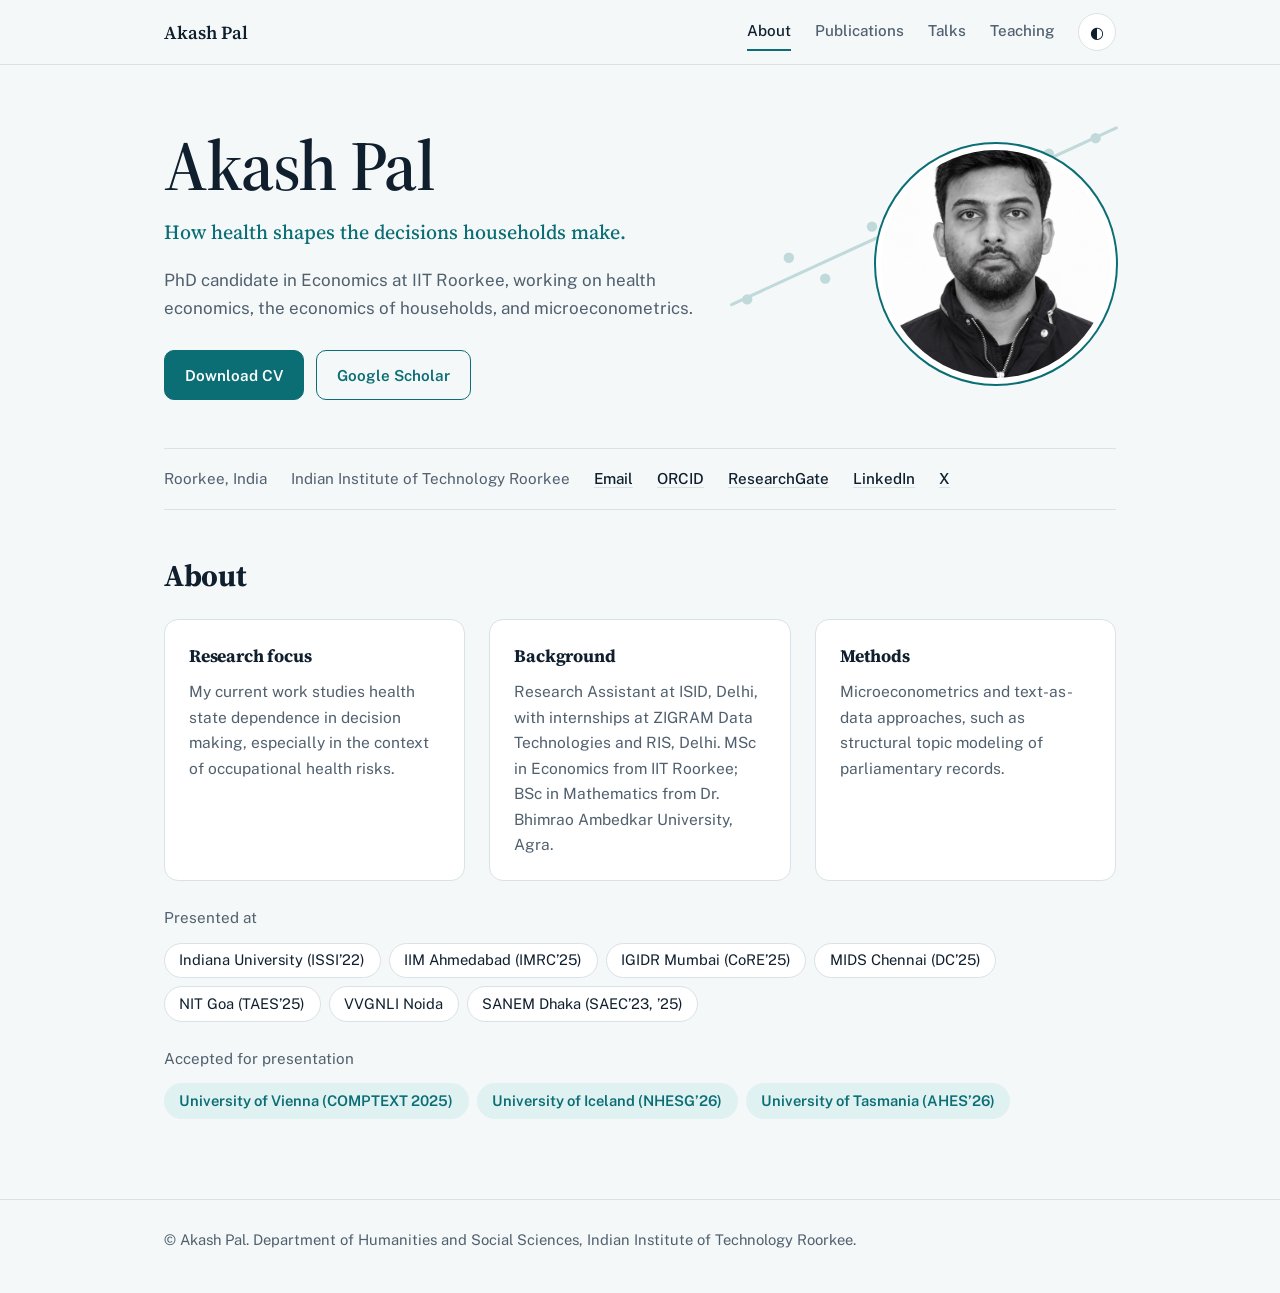
<file: akashpal/index.html>
<!doctype html>
<html lang="en">
<head>
<meta charset="utf-8">
<meta name="viewport" content="width=device-width, initial-scale=1">
<title>Akash Pal – Health & Household Economics</title>
<meta name="description" content="PhD candidate in Economics at IIT Roorkee, working on health economics, household economics and microeconometrics.">
<link rel="icon" href="images/favicon.svg" type="image/svg+xml">
<link rel="preconnect" href="https://fonts.googleapis.com">
<link rel="preconnect" href="https://fonts.gstatic.com" crossorigin>
<link href="https://fonts.googleapis.com/css2?family=Public+Sans:wght@400;500;600&family=Source+Serif+4:opsz,wght@8..60,500;8..60,600&display=swap" rel="stylesheet">
<link rel="stylesheet" href="style.css">
</head>
<body>
<header><div class="wrap"><nav aria-label="Main">
  <a class="brand" href="index.html">Akash Pal</a>
  <a class="l" href="index.html" aria-current="page">About</a>
  <a class="l" href="publications.html">Publications</a>
  <a class="l" href="talks.html">Talks</a>
  <a class="l" href="teaching.html">Teaching</a>
  <button id="theme" aria-label="Toggle dark mode">&#9680;</button>
</nav></div></header>
<main class="wrap">
  <div class="hero">
    <svg class="fit" viewBox="0 0 400 260" fill="none" aria-hidden="true">
      <g fill="currentColor"><circle cx="30" cy="210" r="5"/><circle cx="70" cy="170" r="5"/><circle cx="105" cy="190" r="5"/><circle cx="150" cy="140" r="5"/><circle cx="190" cy="150" r="5"/><circle cx="230" cy="105" r="5"/><circle cx="275" cy="120" r="5"/><circle cx="320" cy="70" r="5"/><circle cx="365" cy="55" r="5"/></g>
      <path d="M15 215 L385 45" stroke="currentColor" stroke-width="3" stroke-linecap="round"/>
    </svg>
    <div class="hero-text">
      <h1>Akash Pal</h1>
      <p class="tag">How health shapes the decisions households make.</p>
      <p class="lede">PhD candidate in Economics at IIT Roorkee, working on health economics, the economics of households, and microeconometrics.</p>
      <div class="btns">
        <a class="btn p" href="files/AkashPal_CV.pdf">Download CV</a>
        <a class="btn" href="https://scholar.google.com/citations?user=ca9K-aQAAAAJ&hl=en">Google Scholar</a>
      </div>
    </div>
    <img class="photo" src="images/profile2.png" alt="Akash Pal">
  </div>
  <ul class="facts">
    <li>Roorkee, India</li><li>Indian Institute of Technology Roorkee</li>
    <li><a href="mailto:akashpal.xy@gmail.com">Email</a></li>
    <li><a href="https://orcid.org/0000-0002-4539-7238">ORCID</a></li>
    <li><a href="https://www.researchgate.net/profile/Akash-Pal-2">ResearchGate</a></li>
    <li><a href="https://www.linkedin.com/in/akashpalindia">LinkedIn</a></li>
    <li><a href="https://twitter.com/akashpal_xyz">X</a></li>
  </ul>
  <section>
    <h2>About</h2>
    <div class="cards">
      <div class="card"><h3>Research focus</h3><p>My current work studies health state dependence in decision making, especially in the context of occupational health risks.</p></div>
      <div class="card"><h3>Background</h3><p>Research Assistant at ISID, Delhi, with internships at ZIGRAM Data Technologies and RIS, Delhi. MSc in Economics from IIT Roorkee; BSc in Mathematics from Dr. Bhimrao Ambedkar University, Agra.</p></div>
      <div class="card"><h3>Methods</h3><p>Microeconometrics and text-as-data approaches, such as structural topic modeling of parliamentary records.</p></div>
    </div>
    <p class="sub">Presented at</p>
    <ul class="chips"><li>Indiana University (ISSI&rsquo;22)</li><li>IIM Ahmedabad (IMRC&rsquo;25)</li><li>IGIDR Mumbai (CoRE&rsquo;25)</li><li>MIDS Chennai (DC&rsquo;25)</li><li>NIT Goa (TAES&rsquo;25)</li><li>VVGNLI Noida</li><li>SANEM Dhaka (SAEC&rsquo;23, &rsquo;25)</li></ul>
    <p class="sub">Accepted for presentation</p>
    <ul class="chips"><li class="up">University of Vienna (COMPTEXT 2025)</li><li class="up">University of Iceland (NHESG&rsquo;26)</li><li class="up">University of Tasmania (AHES&rsquo;26)</li></ul>
  </section>
</main>
<footer><div class="wrap">&copy; Akash Pal. Department of Humanities and Social Sciences, Indian Institute of Technology Roorkee.</div></footer>
<script src="script.js"></script>
</body>
</html>
</file>
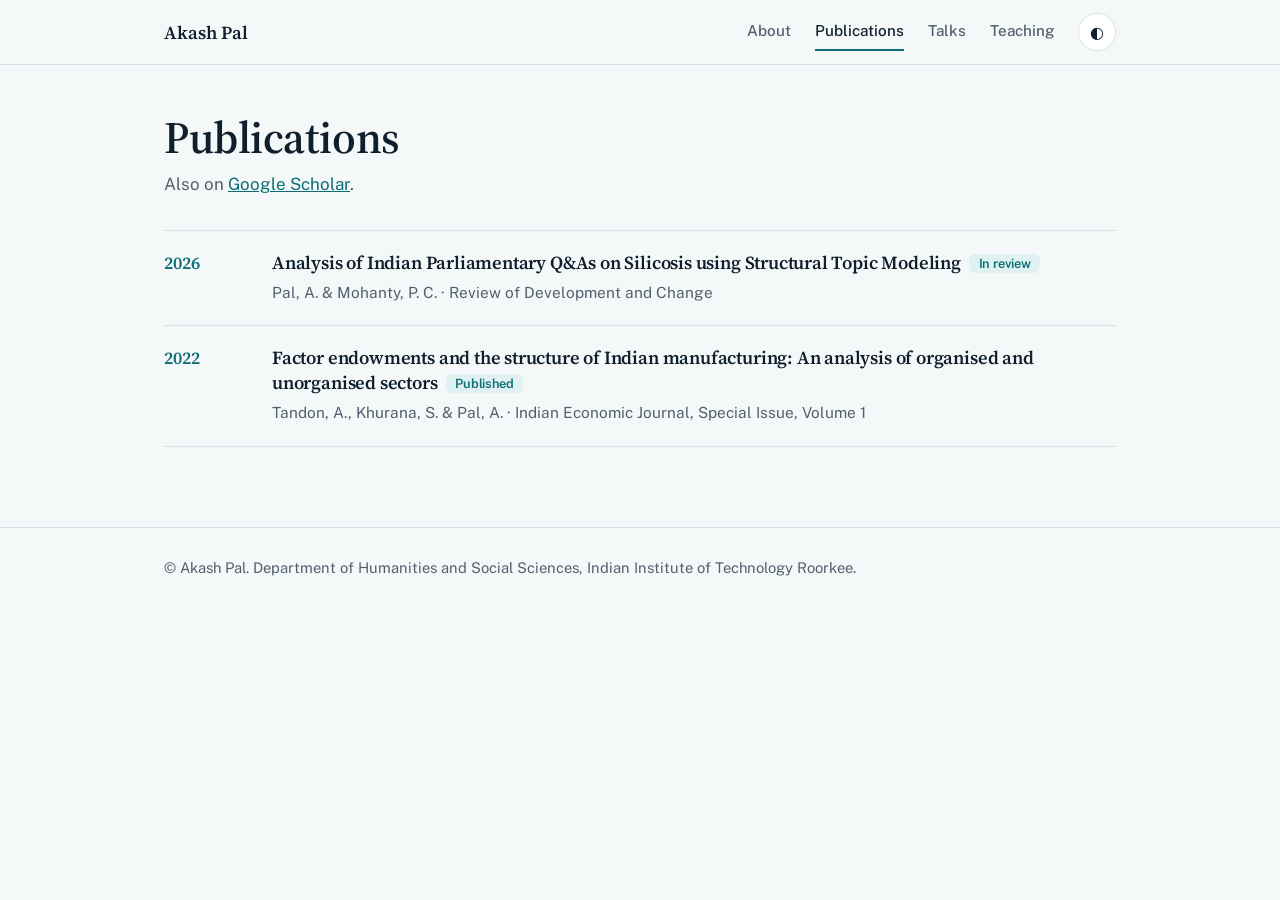
<file: akashpal/publications.html>
<!doctype html>
<html lang="en">
<head>
<meta charset="utf-8">
<meta name="viewport" content="width=device-width, initial-scale=1">
<title>Publications – Akash Pal</title>
<meta name="description" content="Publications by Akash Pal.">
<link rel="icon" href="images/favicon.svg" type="image/svg+xml">
<link rel="preconnect" href="https://fonts.googleapis.com">
<link rel="preconnect" href="https://fonts.gstatic.com" crossorigin>
<link href="https://fonts.googleapis.com/css2?family=Public+Sans:wght@400;500;600&family=Source+Serif+4:opsz,wght@8..60,500;8..60,600&display=swap" rel="stylesheet">
<link rel="stylesheet" href="style.css">
</head>
<body>
<header><div class="wrap"><nav aria-label="Main">
  <a class="brand" href="index.html">Akash Pal</a>
  <a class="l" href="index.html">About</a>
  <a class="l" href="publications.html" aria-current="page">Publications</a>
  <a class="l" href="talks.html">Talks</a>
  <a class="l" href="teaching.html">Teaching</a>
  <button id="theme" aria-label="Toggle dark mode">&#9680;</button>
</nav></div></header>
<main class="wrap">
  <h1 class="page-title">Publications</h1>
  <p class="page-sub">Also on <a href="https://scholar.google.com/citations?user=ca9K-aQAAAAJ&hl=en">Google Scholar</a>.</p>
  <article class="item"><div class="yr">2026</div><div>
    <h3>Analysis of Indian Parliamentary Q&amp;As on Silicosis using Structural Topic Modeling<span class="badge">In review</span></h3>
    <p>Pal, A. &amp; Mohanty, P. C. &middot; Review of Development and Change</p></div></article>
  <article class="item"><div class="yr">2022</div><div>
    <h3>Factor endowments and the structure of Indian manufacturing: An analysis of organised and unorganised sectors<span class="badge">Published</span></h3>
    <p>Tandon, A., Khurana, S. &amp; Pal, A. &middot; Indian Economic Journal, Special Issue, Volume 1</p></div></article>
</main>
<footer><div class="wrap">&copy; Akash Pal. Department of Humanities and Social Sciences, Indian Institute of Technology Roorkee.</div></footer>
<script src="script.js"></script>
</body>
</html>
</file>
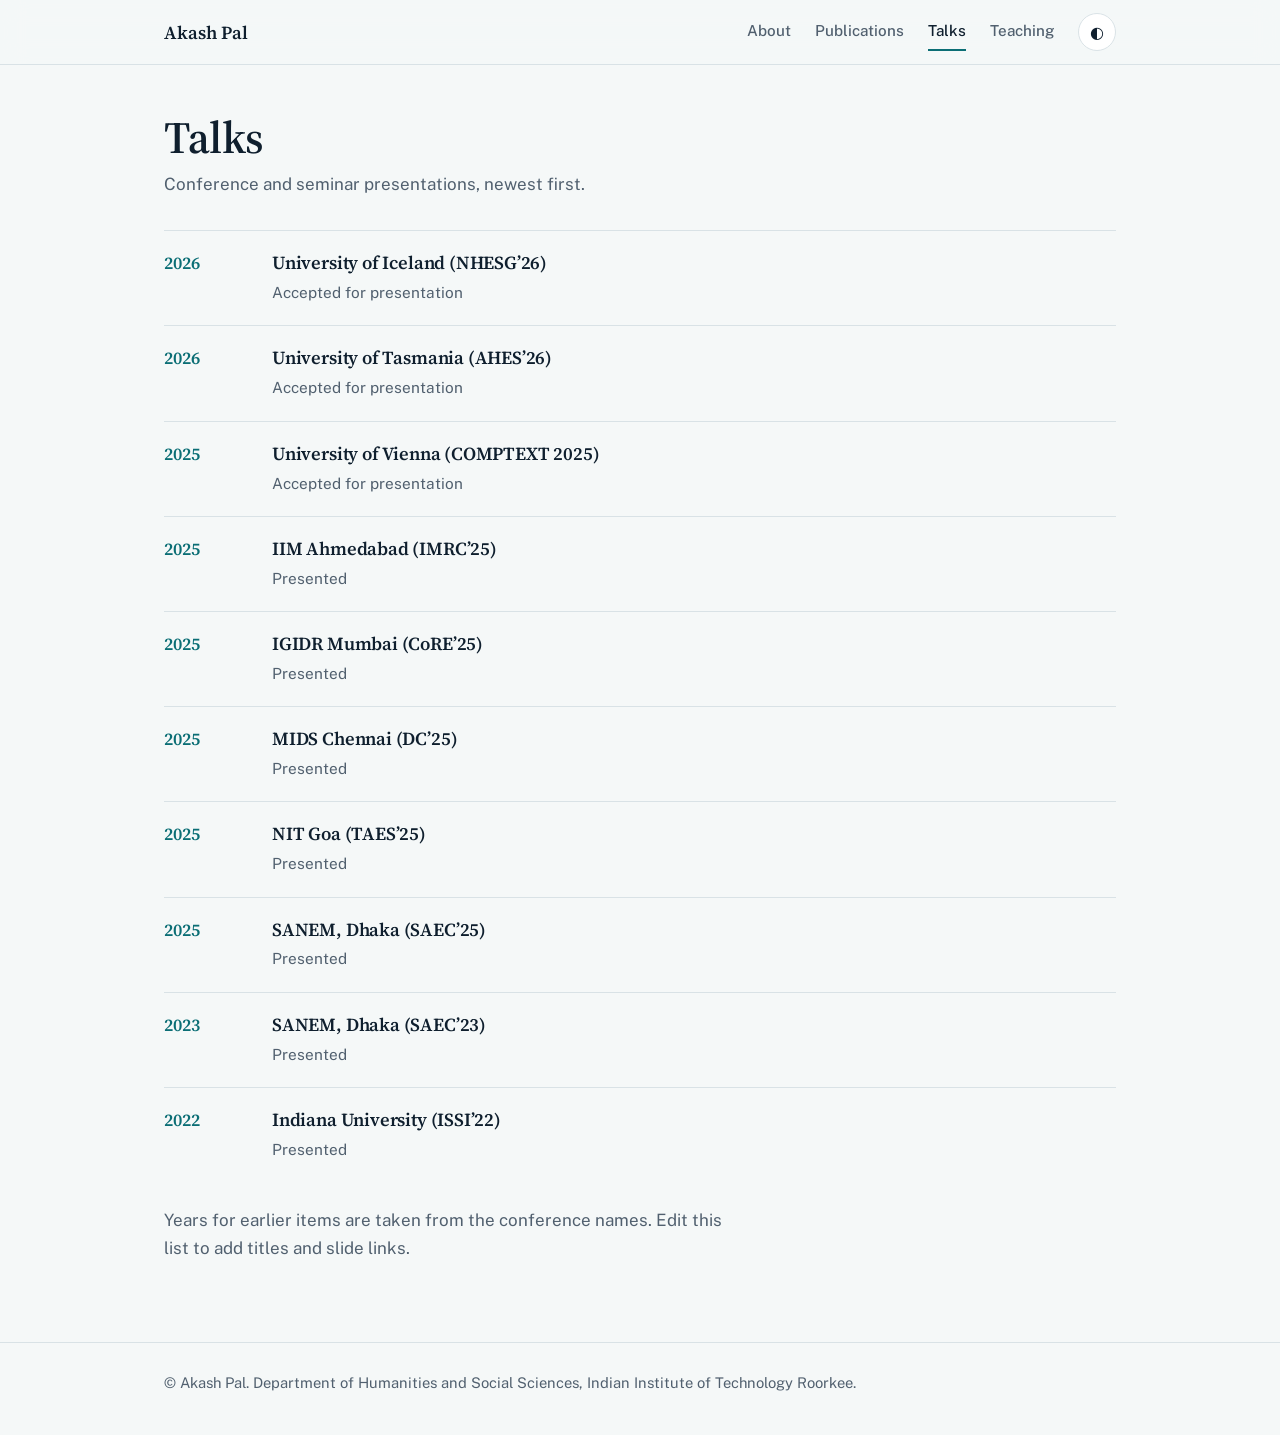
<file: akashpal/talks.html>
<!doctype html>
<html lang="en">
<head>
<meta charset="utf-8">
<meta name="viewport" content="width=device-width, initial-scale=1">
<title>Talks – Akash Pal</title>
<meta name="description" content="Talks and presentations by Akash Pal.">
<link rel="icon" href="images/favicon.svg" type="image/svg+xml">
<link rel="preconnect" href="https://fonts.googleapis.com">
<link rel="preconnect" href="https://fonts.gstatic.com" crossorigin>
<link href="https://fonts.googleapis.com/css2?family=Public+Sans:wght@400;500;600&family=Source+Serif+4:opsz,wght@8..60,500;8..60,600&display=swap" rel="stylesheet">
<link rel="stylesheet" href="style.css">
</head>
<body>
<header><div class="wrap"><nav aria-label="Main">
  <a class="brand" href="index.html">Akash Pal</a>
  <a class="l" href="index.html">About</a>
  <a class="l" href="publications.html">Publications</a>
  <a class="l" href="talks.html" aria-current="page">Talks</a>
  <a class="l" href="teaching.html">Teaching</a>
  <button id="theme" aria-label="Toggle dark mode">&#9680;</button>
</nav></div></header>
<main class="wrap">
  <h1 class="page-title">Talks</h1>
  <p class="page-sub">Conference and seminar presentations, newest first.</p>
  <article class="item"><div class="yr">2026</div><div><h3>University of Iceland (NHESG&rsquo;26)</h3><p>Accepted for presentation</p></div></article>
  <article class="item"><div class="yr">2026</div><div><h3>University of Tasmania (AHES&rsquo;26)</h3><p>Accepted for presentation</p></div></article>
  <article class="item"><div class="yr">2025</div><div><h3>University of Vienna (COMPTEXT 2025)</h3><p>Accepted for presentation</p></div></article>
  <article class="item"><div class="yr">2025</div><div><h3>IIM Ahmedabad (IMRC&rsquo;25)</h3><p>Presented</p></div></article>
  <article class="item"><div class="yr">2025</div><div><h3>IGIDR Mumbai (CoRE&rsquo;25)</h3><p>Presented</p></div></article>
  <article class="item"><div class="yr">2025</div><div><h3>MIDS Chennai (DC&rsquo;25)</h3><p>Presented</p></div></article>
  <article class="item"><div class="yr">2025</div><div><h3>NIT Goa (TAES&rsquo;25)</h3><p>Presented</p></div></article>
  <article class="item"><div class="yr">2025</div><div><h3>SANEM, Dhaka (SAEC&rsquo;25)</h3><p>Presented</p></div></article>
  <article class="item"><div class="yr">2023</div><div><h3>SANEM, Dhaka (SAEC&rsquo;23)</h3><p>Presented</p></div></article>
  <article class="item"><div class="yr">2022</div><div><h3>Indiana University (ISSI&rsquo;22)</h3><p>Presented</p></div></article>
  <p class="page-sub" style="margin-top:1.5rem">Years for earlier items are taken from the conference names. Edit this list to add titles and slide links.</p>
</main>
<footer><div class="wrap">&copy; Akash Pal. Department of Humanities and Social Sciences, Indian Institute of Technology Roorkee.</div></footer>
<script src="script.js"></script>
</body>
</html>
</file>
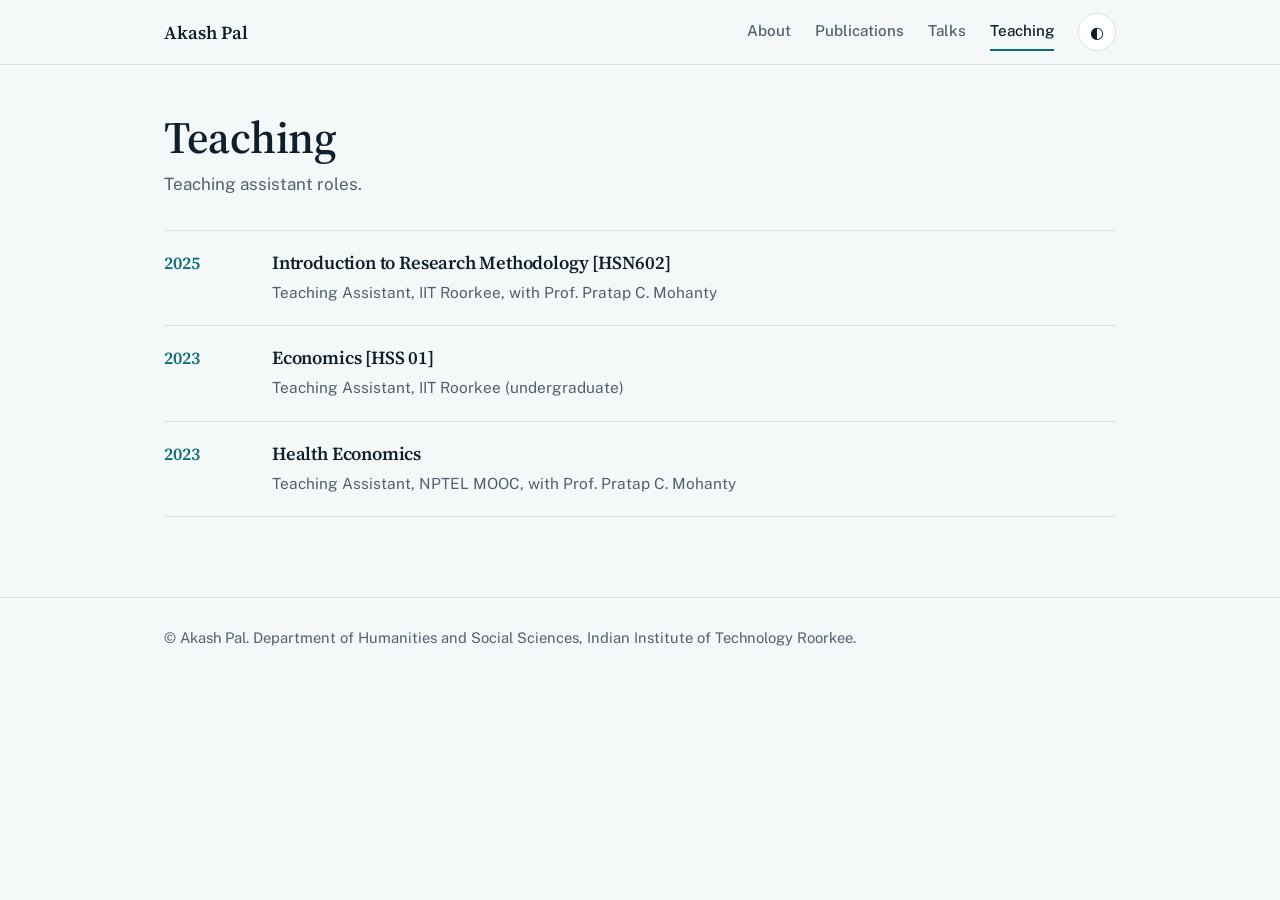
<file: akashpal/teaching.html>
<!doctype html>
<html lang="en">
<head>
<meta charset="utf-8">
<meta name="viewport" content="width=device-width, initial-scale=1">
<title>Teaching – Akash Pal</title>
<meta name="description" content="Teaching by Akash Pal.">
<link rel="icon" href="images/favicon.svg" type="image/svg+xml">
<link rel="preconnect" href="https://fonts.googleapis.com">
<link rel="preconnect" href="https://fonts.gstatic.com" crossorigin>
<link href="https://fonts.googleapis.com/css2?family=Public+Sans:wght@400;500;600&family=Source+Serif+4:opsz,wght@8..60,500;8..60,600&display=swap" rel="stylesheet">
<link rel="stylesheet" href="style.css">
</head>
<body>
<header><div class="wrap"><nav aria-label="Main">
  <a class="brand" href="index.html">Akash Pal</a>
  <a class="l" href="index.html">About</a>
  <a class="l" href="publications.html">Publications</a>
  <a class="l" href="talks.html">Talks</a>
  <a class="l" href="teaching.html" aria-current="page">Teaching</a>
  <button id="theme" aria-label="Toggle dark mode">&#9680;</button>
</nav></div></header>
<main class="wrap">
  <h1 class="page-title">Teaching</h1>
  <p class="page-sub">Teaching assistant roles.</p>
  <article class="item"><div class="yr">2025</div><div><h3>Introduction to Research Methodology [HSN602]</h3><p>Teaching Assistant, IIT Roorkee, with Prof. Pratap C. Mohanty</p></div></article>
  <article class="item"><div class="yr">2023</div><div><h3>Economics [HSS 01]</h3><p>Teaching Assistant, IIT Roorkee (undergraduate)</p></div></article>
  <article class="item"><div class="yr">2023</div><div><h3>Health Economics</h3><p>Teaching Assistant, NPTEL MOOC, with Prof. Pratap C. Mohanty</p></div></article>
</main>
<footer><div class="wrap">&copy; Akash Pal. Department of Humanities and Social Sciences, Indian Institute of Technology Roorkee.</div></footer>
<script src="script.js"></script>
</body>
</html>
</file>
<file: akashpal/style.css>
:root{--bg:#f5f8f8;--surface:#fff;--ink:#0f1f2e;--muted:#51606f;--line:#d9e2e6;--accent:#0b6e75;--soft:#dff1f1;--on-accent:#fff;
--serif:"Source Serif 4",Georgia,serif;--sans:"Public Sans",system-ui,-apple-system,"Segoe UI",sans-serif}
@media (prefers-color-scheme:dark){:root:not([data-theme="light"]){--bg:#0c1820;--surface:#13242f;--ink:#e8f0f3;--muted:#9bb0bb;--line:#223743;--accent:#5cc8cf;--soft:#12363c;--on-accent:#06222a;color-scheme:dark}}
:root[data-theme="dark"]{--bg:#0c1820;--surface:#13242f;--ink:#e8f0f3;--muted:#9bb0bb;--line:#223743;--accent:#5cc8cf;--soft:#12363c;--on-accent:#06222a;color-scheme:dark}
*,*::before,*::after{box-sizing:border-box}
html{scroll-behavior:smooth}
body{margin:0;background:var(--bg);color:var(--ink);font:400 1.0625rem/1.65 var(--sans)}
a{color:var(--accent)}
:focus-visible{outline:3px solid var(--accent);outline-offset:3px;border-radius:4px}
.wrap{max-width:62rem;margin:0 auto;padding:0 1.25rem}
header{position:sticky;top:0;z-index:10;background:color-mix(in srgb,var(--bg) 82%,transparent);backdrop-filter:blur(12px);border-bottom:1px solid var(--line)}
nav{display:flex;align-items:center;gap:1.5rem;height:64px}
.brand{font:600 1.15rem var(--serif);text-decoration:none;color:var(--ink);margin-right:auto}
nav a.l{text-decoration:none;color:var(--muted);font-weight:500;font-size:.95rem;padding:.35rem 0;border-bottom:2px solid transparent}
nav a.l:hover,nav a.l[aria-current]{color:var(--ink);border-color:var(--accent)}
#theme{border:1px solid var(--line);background:var(--surface);color:var(--ink);border-radius:999px;width:38px;height:38px;cursor:pointer;font-size:1rem}
h1,h2,h3{font-family:var(--serif);letter-spacing:-.01em}
.page-title{font:600 clamp(2rem,5vw,2.8rem)/1.1 var(--serif);margin:3rem 0 .5rem}
.page-sub{color:var(--muted);margin:0 0 2rem;max-width:36rem}
.hero{display:grid;grid-template-columns:1fr 15rem;gap:3rem;align-items:center;padding:4rem 0 3rem;position:relative}
.hero h1{font:600 clamp(2.6rem,6vw,4.4rem)/1.04 var(--serif);letter-spacing:-.02em;margin:0 0 1rem}
.tag{font:500 1.25rem/1.4 var(--serif);color:var(--accent);margin:0 0 1.25rem;max-width:30rem}
.lede{color:var(--muted);max-width:36rem;margin:0 0 1.75rem}
.hero-text{position:relative;z-index:1}
.btns{display:flex;flex-wrap:wrap;gap:.75rem}
.btn{display:inline-block;padding:.7rem 1.25rem;border-radius:10px;font-weight:600;font-size:.95rem;text-decoration:none;border:1px solid var(--accent);color:var(--accent)}
.btn.p{background:var(--accent);color:var(--on-accent)}
.btn:hover{filter:brightness(1.1)}
.photo{width:15rem;height:15rem;border-radius:50%;object-fit:cover;background:var(--soft);border:6px solid var(--surface);box-shadow:0 0 0 2px var(--accent);position:relative;z-index:1}
.fit{position:absolute;right:-1rem;top:1rem;width:min(26rem,60%);color:var(--accent);opacity:.22;pointer-events:none}
.facts{display:flex;flex-wrap:wrap;gap:.5rem 1.5rem;margin:0;padding:1.1rem 0;border-block:1px solid var(--line);list-style:none;color:var(--muted);font-size:.95rem}
.facts a{text-decoration:none;font-weight:500;color:var(--ink);border-bottom:1px solid var(--line)}
.facts a:hover{color:var(--accent);border-color:var(--accent)}
section{padding:3rem 0 0}
h2{font-size:1.9rem;line-height:1.2;margin:0 0 1.5rem}
.cards{display:grid;grid-template-columns:repeat(3,1fr);gap:1.5rem}
.card{background:var(--surface);border:1px solid var(--line);border-radius:14px;padding:1.4rem 1.5rem}
.card h3{font-size:1.1rem;margin:0 0 .5rem}
.card p{margin:0;color:var(--muted);font-size:.97rem}
.sub{color:var(--muted);margin:1.5rem 0 .75rem;font-size:.95rem}
.chips{display:flex;flex-wrap:wrap;gap:.5rem;list-style:none;margin:0;padding:0}
.chips li{background:var(--surface);border:1px solid var(--line);border-radius:999px;padding:.3rem .9rem;font-size:.92rem}
.chips li.up{background:var(--soft);border-color:transparent;color:var(--accent);font-weight:600}
.item{display:grid;grid-template-columns:5.5rem 1fr;gap:1.25rem;padding:1.25rem 0;border-top:1px solid var(--line)}
.item:last-child{border-bottom:1px solid var(--line)}
.yr{font:600 1.1rem var(--serif);color:var(--accent)}
.item h3{font:600 1.15rem/1.35 var(--serif);margin:0 0 .25rem}
.item p{margin:0;color:var(--muted);font-size:.96rem}
.badge{display:inline-block;font:600 .8rem var(--sans);padding:.1rem .6rem;border-radius:6px;background:var(--soft);color:var(--accent);margin-left:.5rem;vertical-align:.1em}
footer{margin-top:5rem;border-top:1px solid var(--line);padding:1.75rem 0 2.5rem;color:var(--muted);font-size:.92rem}
@media (max-width:760px){.hero{grid-template-columns:1fr;padding-top:2rem}.photo{width:9rem;height:9rem;order:-1}.cards{grid-template-columns:1fr}.item{grid-template-columns:1fr;gap:.25rem}nav{gap:1rem}nav a.l{font-size:.88rem}}
@media (prefers-reduced-motion:reduce){html{scroll-behavior:auto}}
</file>
